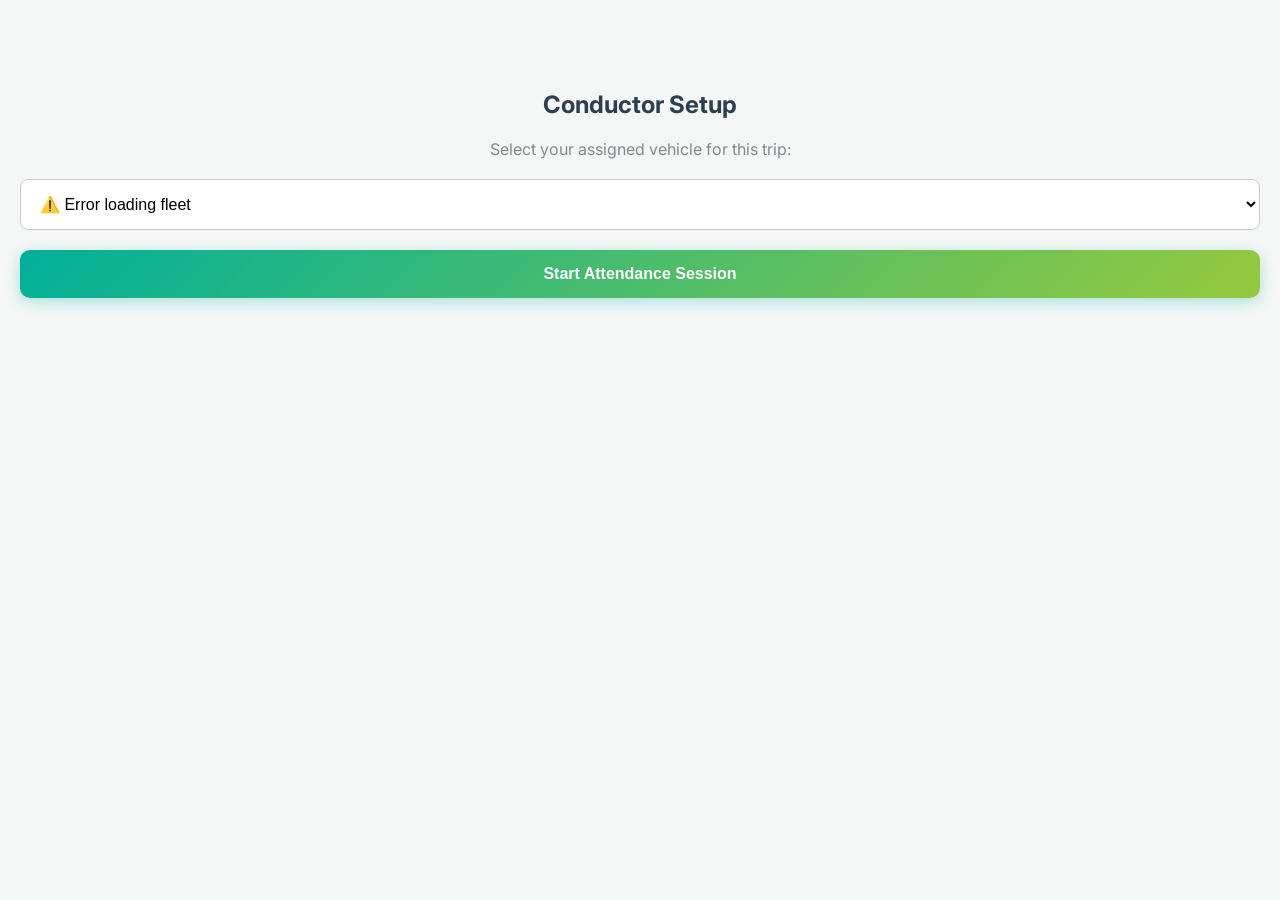
<file: FleetMaster_SaaS/conductor.html>
<!DOCTYPE html>
<html lang="en">
<head>
    <meta charset="UTF-8">
    <meta name="viewport" content="width=device-width, initial-scale=1.0, maximum-scale=1.0, user-scalable=no">
    <title>Conductor Portal | FleetMaster</title>
    <link href="https://fonts.googleapis.com/css2?family=Inter:wght@400;600;800&display=swap" rel="stylesheet">
    <style>
        body { font-family: 'Inter', sans-serif; margin: 0; background: #f4f7f6; color: #2c3e50; padding-bottom: 80px; }
        
        /* Header */
        .header { background: #1a1f24; color: white; padding: 20px; position: sticky; top: 0; z-index: 100; box-shadow: 0 4px 10px rgba(0,0,0,0.1); }
        .header h2 { margin: 0; font-size: 20px; color: #00b09b; }
        .header p { margin: 5px 0 0; font-size: 13px; color: #a0aab2; }
        .stats-row { display: flex; justify-content: space-between; margin-top: 15px; background: #2c3338; padding: 10px; border-radius: 8px; font-size: 12px; font-weight: bold; }
        
        /* Student Cards (Compact Excel-like List) */
        .container { padding: 10px 15px; }
        .stop-header { font-size: 12px; font-weight: 800; color: #7f8c8d; text-transform: uppercase; margin: 15px 0 5px 0; background: #eef2f5; padding: 5px 10px; border-radius: 4px; }
        
        .student-card { background: white; border-radius: 8px; padding: 10px; margin-bottom: 6px; box-shadow: 0 1px 3px rgba(0,0,0,0.05); border-left: 4px solid #ccc; display: flex; justify-content: space-between; align-items: center; transition: 0.2s; }
        .student-card.present { border-left-color: #00e676; background: #f4fff8; }
        .student-card.absent { border-left-color: #ff416c; background: #fff4f6; }
        
        .card-left { display: flex; flex-direction: column; flex-grow: 1; }
        .name { font-size: 14px; font-weight: 800; margin: 0 0 2px 0; color: #2c3e50; }
        .details { font-size: 11px; color: #7f8c8d; margin: 0; }
        
        /* Compact Action Buttons */
        .actions { display: flex; gap: 10px; align-items: center; }
        .btn-action { width: 44px; height: 44px; border: none; border-radius: 8px; font-weight: bold; font-size: 20px; cursor: pointer; display: flex; justify-content: center; align-items: center; transition: 0.1s; box-shadow: 0 2px 4px rgba(0,0,0,0.05); }
        .btn-present { background: #f0fdf4; color: #00e676; border: 1px solid #00e676; }
        .btn-absent { background: #fff0f2; color: #ff416c; border: 1px solid #ff416c; }
        .btn-call { background: #f8f9fa; color: #3388ff; border: 1px solid #3388ff; font-size: 18px; }
        
        .btn-present.active { background: #00e676; color: white; }
        .btn-absent.active { background: #ff416c; color: white; }

        /* Floating Add Button & Sync Footer */
        .floating-add { position: fixed; bottom: 85px; right: 20px; background: #3388ff; color: white; width: 50px; height: 50px; border-radius: 25px; font-size: 24px; border: none; box-shadow: 0 4px 15px rgba(51, 136, 255, 0.4); cursor: pointer; z-index: 100; }
        .footer-sync { position: fixed; bottom: 0; left: 0; width: 100%; background: white; padding: 15px; box-sizing: border-box; box-shadow: 0 -4px 10px rgba(0,0,0,0.05); z-index: 99; }
        .btn-sync { width: 100%; background: linear-gradient(135deg, #00b09b, #96c93d); color: white; border: none; padding: 15px; border-radius: 10px; font-size: 16px; font-weight: 800; cursor: pointer; }

        /* Modal for Adding Student */
        .modal { display: none; position: fixed; top: 0; left: 0; width: 100%; height: 100%; background: rgba(0,0,0,0.5); z-index: 200; align-items: center; justify-content: center; }
        .modal-content { background: white; width: 85%; padding: 20px; border-radius: 15px; }
        .modal-content input, .modal-content select { width: 100%; padding: 12px; margin-bottom: 15px; border: 1px solid #ccc; border-radius: 8px; box-sizing: border-box; font-family: 'Inter'; }
        .modal-buttons { display: flex; gap: 10px; }
        .btn-save { flex: 1; background: #3388ff; color: white; border: none; padding: 12px; border-radius: 8px; font-weight: bold; }
        .btn-cancel { flex: 1; background: #eee; color: #333; border: none; padding: 12px; border-radius: 8px; font-weight: bold; }
    </style>
</head>
<body>

    <div id="setup-section" style="padding: 20px; text-align: center; margin-top: 50px; font-family: 'Inter', sans-serif;">
        <h2 style="color: #2c3e50;">Conductor Setup</h2>
        <p style="color: #7f8c8d; margin-bottom: 20px;">Select your assigned vehicle for this trip:</p>
        <select id="busSelect" style="width: 100%; padding: 15px; border-radius: 8px; border: 1px solid #ccc; font-size: 16px; margin-bottom: 20px; background: white; outline: none;">
            <option value="">⏳ Loading fleet...</option>
        </select>
        <button onclick="startConductorSession()" style="width: 100%; background: linear-gradient(135deg, #00b09b, #96c93d); color: white; border: none; padding: 15px; border-radius: 10px; font-size: 16px; font-weight: 800; cursor: pointer; box-shadow: 0 4px 15px rgba(0, 176, 155, 0.3);">Start Attendance Session</button>
    </div>

    <div id="main-app" style="display: none;">
        <div class="header">
            <h2>FleetMaster<span>Pro</span></h2>
            <p id="header-bus-name">Bus 1 • Morning Route</p>
            <div class="stats-row">
                <span id="total-count">Total: 2</span>
            <span id="present-count" style="color:#00e676;">Present: 0</span>
            <span id="absent-count" style="color:#ff416c;">Absent: 0</span>
        </div>
    </div>

    <div class="container" id="student-list">
        </div>

    <button class="floating-add" onclick="document.getElementById('addModal').style.display='flex'">+</button>

    <div class="footer-sync">
        <button class="btn-sync" onclick="syncToAdmin()">☁️ Push Attendance to Admin</button>
    </div>

    <div class="modal" id="addModal">
        <div class="modal-content">
            <h3 style="margin-top:0;">Add New Student</h3>
            <input type="text" id="new-name" placeholder="Student Name">
            <input type="text" id="new-roll" placeholder="Roll Number (e.g., CS-101)">
            <input type="text" id="new-class" placeholder="Class & Section (e.g., 10-A)">
            <input type="tel" id="new-phone" placeholder="Parent Phone Number">
            <select id="new-stop">
                <option value="Stop 1: Mettur Dam">Stop 1: Mettur Dam</option>
                <option value="Stop 2: Navappatti">Stop 2: Navappatti</option>
                <option value="Stop 3: Campus">Stop 3: Campus</option>
            </select>
            <div class="modal-buttons">
                <button class="btn-cancel" onclick="document.getElementById('addModal').style.display='none'">Cancel</button>
                <button class="btn-save" onclick="addStudent()">Save Student</button>
            </div>
        </div>
    </div>
    </div> <script>
        // ⚠️ YOUR NEW AWS DATABASE URLs!
        const GET_STUDENTS_URL = 'https://mp3sdcs26o7o5sakc4x7x2o2mq0vcmur.lambda-url.ap-south-1.on.aws/';
        const SAVE_STUDENT_URL = 'https://gwows274vxdiot6pdk32blpevq0zljhg.lambda-url.ap-south-1.on.aws/';
        
        // ⚠️ NEW REGISTRY API URL
        const REGISTRY_API_URL = 'https://4irmjjsu3fymjnivjytbf35hc40hkrqv.lambda-url.ap-south-1.on.aws/';

        let students = []; // Starts empty! The cloud will fill this.
        let selectedBusId = null;

        // --- NEW: LOAD FLEET ON STARTUP ---
        async function loadFleet() {
            try {
                const response = await fetch(REGISTRY_API_URL);
                const data = await response.json();
                let buses = data.body ? (typeof data.body === 'string' ? JSON.parse(data.body) : data.body) : (typeof data === 'string' ? JSON.parse(data) : data);
                
                const select = document.getElementById('busSelect');
                select.innerHTML = '<option value="" disabled selected>Select your assigned vehicle...</option>'; 
                
                buses.forEach(bus => {
                    select.innerHTML += `<option value="${bus.bus_id}">${bus.driver_name} (${bus.license_plate})</option>`;
                });
            } catch(e) { 
                console.error("Failed to load fleet", e);
                document.getElementById('busSelect').innerHTML = '<option value="">⚠️ Error loading fleet</option>';
            }
        }
        loadFleet(); // Run immediately

        // --- NEW: START ATTENDANCE SESSION ---
        function startConductorSession() {
            const selectElement = document.getElementById('busSelect');
            if (!selectElement.value) {
                alert("⚠️ Please select your assigned vehicle!");
                return;
            }
            selectedBusId = selectElement.value;
            const selectedText = selectElement.options[selectElement.selectedIndex].text;

            // Swap Screens
            document.getElementById('setup-section').style.display = 'none';
            document.getElementById('main-app').style.display = 'block';
            
            // Update the top header dynamically
            document.getElementById('header-bus-name').innerText = `Active: ${selectedText}`;

            // NOW load the students from the cloud!
            loadStudentsFromCloud();
        }

        // 1. Download Students from AWS
        async function loadStudentsFromCloud() {
            document.getElementById('student-list').innerHTML = '<div style="text-align:center; padding: 20px; color:#7f8c8d;">⏳ Loading students from AWS...</div>';
            try {
                const response = await fetch(GET_STUDENTS_URL);
                const data = await response.json();
                
                // Unpack the AWS envelope
                let cloudStudents = data;
                if (data.body) {
                    cloudStudents = typeof data.body === 'string' ? JSON.parse(data.body) : data.body;
                } else if (typeof data === 'string') {
                    cloudStudents = JSON.parse(data);
                }

                // 🚨 CTO FIX: Filter the database so we ONLY keep students assigned to this exact vehicle!
                const filteredStudents = cloudStudents.filter(s => s.bus_id === selectedBusId);

                // Ensure every downloaded student defaults to "unmarked" for today's attendance
                students = filteredStudents.map(s => ({...s, status: s.status || 'unmarked'}));
                
                renderStudents(); // Draw them on the screen!
            } catch (error) {
                console.error(error);
                document.getElementById('student-list').innerHTML = '<div style="text-align:center; padding: 20px; color:#ff416c;">⚠️ Failed to connect to database.</div>';
            }
        }

        // 2. Render the UI (Your highly-optimized mobile view!)
        function renderStudents() {
            const container = document.getElementById('student-list');
            container.innerHTML = '';
            
            if (students.length === 0) {
                container.innerHTML = '<div style="text-align:center; padding: 20px; color:#a0aab2;">No students found. Click + to add some!</div>';
                updateStats();
                return;
            }

            // Group students by Stop
            const stops = [...new Set(students.map(s => s.stop))];
            
            stops.forEach(stop => {
                container.innerHTML += `<div class="stop-header">📍 ${stop}</div>`;
                
                const studentsAtStop = students.filter(s => s.stop === stop);
                studentsAtStop.forEach(student => {
                    let pClass = student.status === 'present' ? 'active' : '';
                    let aClass = student.status === 'absent' ? 'active' : '';
                    
                    // Note: We use student.roll as the unique ID now
                    container.innerHTML += `
                        <div class="student-card ${student.status}" id="card-${student.roll}">
                            <div class="card-left">
                                <span class="name">${student.name} <span style="font-size:10px; color:#a0aab2; font-weight:normal; margin-left: 5px;">(${student.roll})</span></span>
                                <span class="details">${student.class}</span>
                            </div>
                            <div class="actions">
                                <button class="btn-action btn-present ${pClass}" onclick="markStatus('${student.roll}', 'present')">✓</button>
                                <button class="btn-action btn-absent ${aClass}" onclick="markStatus('${student.roll}', 'absent')">✗</button>
                                <button class="btn-action btn-call" onclick="window.location.href='tel:${student.phone}'">📞</button>
                            </div>
                        </div>
                    `;
                });
            });
            updateStats();
        }

        // 3. Handle Attendance Clicks
        function markStatus(rollNumber, status) {
            const student = students.find(s => s.roll === rollNumber);
            if (student) {
                student.status = status;
                renderStudents(); // Re-draw UI
            }
        }

        // 4. Update the Top Counter
        function updateStats() {
            const present = students.filter(s => s.status === 'present').length;
            const absent = students.filter(s => s.status === 'absent').length;
            document.getElementById('total-count').innerText = `Total: ${students.length}`;
            document.getElementById('present-count').innerText = `Present: ${present}`;
            document.getElementById('absent-count').innerText = `Absent: ${absent}`;
        }

        // 5. Add New Student & Push to AWS
        async function addStudent() {
            const name = document.getElementById('new-name').value;
            const roll = document.getElementById('new-roll').value;
            const cls = document.getElementById('new-class').value;
            const phone = document.getElementById('new-phone').value;
            const stop = document.getElementById('new-stop').value;

            if(!name || !roll) { alert("Name and Roll Number are required!"); return; }

            const newStudent = {
                name: name, roll: roll, class: cls, phone: phone, stop: stop, status: "unmarked"
            };

            // Hide modal and update UI immediately so it feels fast
            document.getElementById('addModal').style.display = 'none';
            students.push(newStudent);
            renderStudents();

            // Clear inputs for next time
            document.getElementById('new-name').value = '';
            document.getElementById('new-roll').value = '';
            document.getElementById('new-class').value = '';
            document.getElementById('new-phone').value = '';

            // ☁️ FIRE THE DATA INTO AWS IN THE BACKGROUND
            try {
                await fetch(SAVE_STUDENT_URL, {
                    method: 'POST',
                    headers: { 'Content-Type': 'application/json' },
                    body: JSON.stringify(newStudent)
                });
                console.log("Student permanently saved to AWS!");
            } catch (error) {
                console.error("AWS Save Error:", error);
                alert("⚠️ Saved locally, but failed to push to cloud. Check internet.");
            }
        }

        // 6. Push Final Attendance to Admin
        async function syncToAdmin() {
            const unmarked = students.filter(s => s.status === 'unmarked').length;
            if (unmarked > 0) {
                const proceed = confirm(`You still have ${unmarked} students unmarked. Do you want to submit anyway?`);
                if(!proceed) return;
            }
            
            const btn = document.querySelector('.btn-sync');
            btn.innerText = "⏳ Pushing to AWS...";
            btn.style.opacity = "0.7";

            try {
                // Loop through every student and update their Present/Absent status in AWS
                for (const student of students) {
                    await fetch(SAVE_STUDENT_URL, {
                        method: 'POST',
                        headers: { 'Content-Type': 'application/json' },
                        body: JSON.stringify(student)
                    });
                }
                
                alert("🎉 Success! Attendance securely synced to Cloud.");
            } catch (error) {
                console.error("Sync Error:", error);
                alert("⚠️ Error syncing attendance to cloud. Check console.");
            } finally {
                btn.innerText = "☁️ Push Attendance to Admin";
                btn.style.opacity = "1";
            }
        }

        // Boot up the engine!
        // NOTE: loadStudentsFromCloud() is now triggered securely by startConductorSession() 
        // loadStudentsFromCloud(); 
    </script>
</body>
</html>
</file>
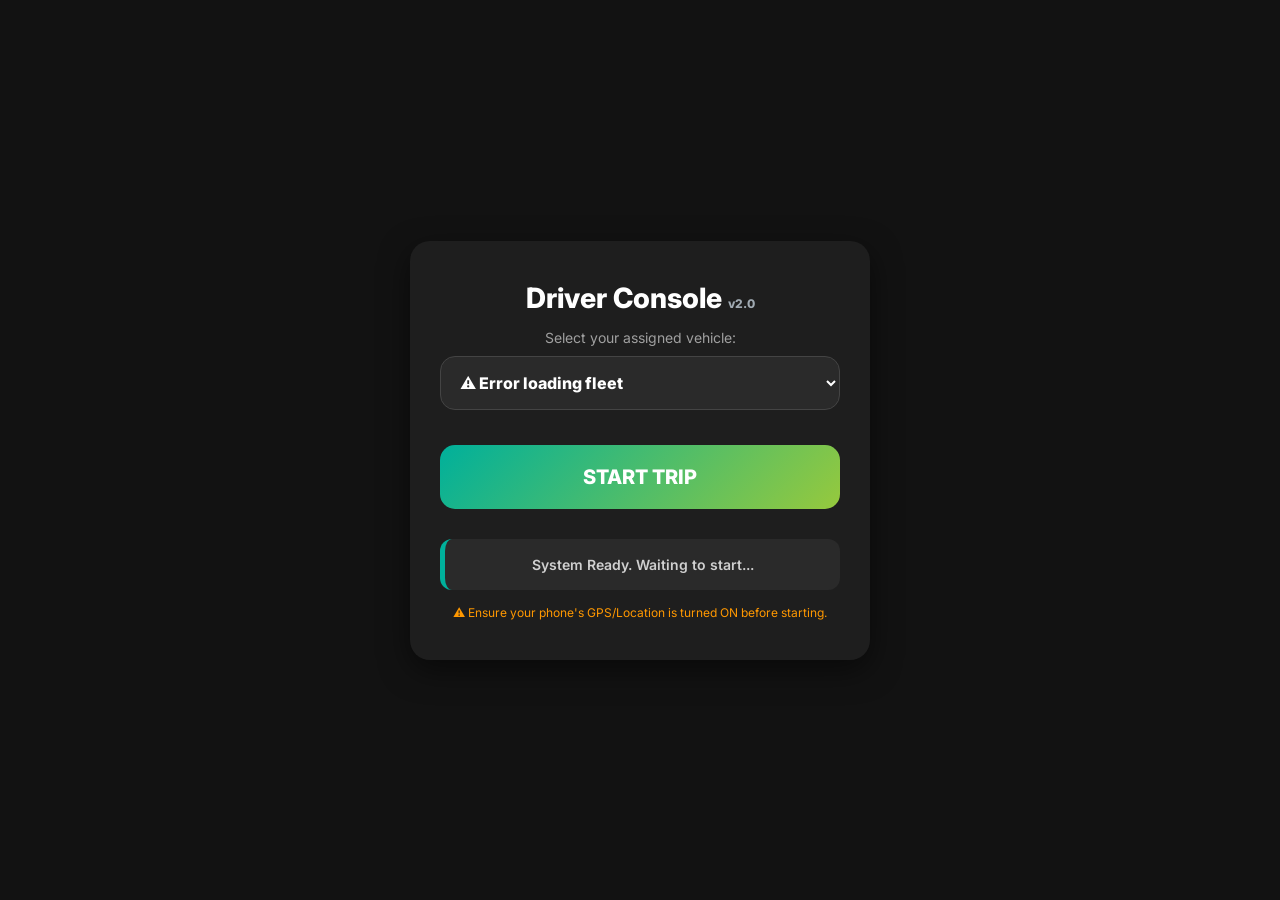
<file: FleetMaster_SaaS/driver.html>
<!DOCTYPE html>
<html lang="en">
<head>
    <meta charset="UTF-8">
    <meta name="viewport" content="width=device-width, initial-scale=1.0, maximum-scale=1.0, user-scalable=no">
    <title>Driver Console | Pro</title>
    <link href="https://fonts.googleapis.com/css2?family=Inter:wght@400;600;800&display=swap" rel="stylesheet">
    <style>
        body { font-family: 'Inter', sans-serif; margin: 0; background-color: #121212; color: #ffffff; display: flex; flex-direction: column; align-items: center; justify-content: center; height: 100vh; text-align: center; }
        .card { background: #1e1e1e; padding: 40px 30px; border-radius: 20px; box-shadow: 0 10px 30px rgba(0,0,0,0.5); width: 85%; max-width: 400px; }
        h1 { margin: 0 0 5px 0; font-size: 28px; font-weight: 800; }
        p { color: #a0a0a0; margin-bottom: 30px; font-size: 14px; }
        .btn { font-family: 'Inter', sans-serif; font-size: 20px; font-weight: 800; padding: 20px; width: 100%; border: none; border-radius: 15px; cursor: pointer; text-transform: uppercase; transition: 0.2s;}
        .btn:active { transform: scale(0.95); }
        #startBtn { background: linear-gradient(135deg, #00b09b, #96c93d); color: white; }
        #stopBtn { background: linear-gradient(135deg, #ff416c, #ff4b2b); color: white; display: none; }
        #status-container { margin-top: 30px; padding: 15px; background: #2a2a2a; border-radius: 12px; border-left: 5px solid #00b09b; }
        #status { font-size: 14px; color: #d0d0d0; font-weight: 600; line-height: 1.5; word-wrap: break-word; }
        .warning { color: #ff9800; font-size: 12px; margin-top: 15px; display: block; }
    </style>
</head>
<body>
    <div class="card">
        <h1>Driver Console <span style="font-size:12px; color:#a0aab2;">v2.0</span></h1>
        
        <div id="setup-section" style="margin-bottom: 20px; margin-top: 10px;">
            <p style="margin-bottom: 10px;">Select your assigned vehicle:</p>
            <select id="busSelect" class="btn" style="background: #2a2a2a; color: white; border: 1px solid #444; font-size: 16px; padding: 15px; margin-bottom: 15px; text-transform: none; width: 100%;">
                <option value="">⏳ Loading fleet...</option>
            </select>
        </div>

        <p id="active-bus-text" style="display: none; color: #00e676; font-size: 16px; font-weight: bold; margin-bottom: 25px;">Active: <span id="display-bus-name">None</span></p>

        <button id="startBtn" class="btn" onclick="startTracking()">Start Trip</button>
        <button id="stopBtn" class="btn" onclick="stopTracking()">End Trip</button>
        
        <div id="status-container">
            <div id="status">System Ready. Waiting to start...</div>
        </div>
        
        <span class="warning">⚠️ Ensure your phone's GPS/Location is turned ON before starting.</span>
    </div>

    <script>
        const apiUrl = 'https://now53637nkgb6l3gkrdt25msoe0oprgx.lambda-url.ap-south-1.on.aws/'; 
        const REGISTRY_API_URL = 'https://4irmjjsu3fymjnivjytbf35hc40hkrqv.lambda-url.ap-south-1.on.aws/';
        
        let watchId = null; 
        let selectedBusId = null; 

        // Load Fleet
        async function loadFleet() {
            try {
                const response = await fetch(REGISTRY_API_URL);
                const data = await response.json();
                let buses = data.body ? (typeof data.body === 'string' ? JSON.parse(data.body) : data.body) : (typeof data === 'string' ? JSON.parse(data) : data);
                
                const select = document.getElementById('busSelect');
                select.innerHTML = '<option value="" disabled selected>Select your vehicle...</option>'; 
                
                buses.forEach(bus => {
                    select.innerHTML += `<option value="${bus.bus_id}">${bus.driver_name} (${bus.license_plate})</option>`;
                });
            } catch(e) { 
                console.error("Failed to load fleet", e);
                document.getElementById('busSelect').innerHTML = '<option value="">⚠️ Error loading fleet</option>';
            }
        }
        
        loadFleet();

        // 🚨 THE ULTIMATE FIX + DIAGNOSTIC ENGINE 🚨
        function sendLocationToServer(lat, lng) {
            const payload = {
                bus_id: selectedBusId,
                lat: lat, // 🚨 PURE NUMBER (DynamoDB demands Number)
                lng: lng, // 🚨 PURE NUMBER
                timestamp: Date.now() // 🚨 PURE NUMBER
            };

            fetch(apiUrl, {
                method: 'POST',
                headers: { 'Content-Type': 'text/plain' },
                body: JSON.stringify(payload)
            })
            .then(async response => {
                const text = await response.text(); // Read exactly what AWS says
                
                if (!response.ok) {
                    // AWS CRASHED AND WE CATCH IT!
                    document.getElementById('status-container').style.borderLeftColor = "#ff416c";
                    document.getElementById('status').innerHTML = `<span style="color:#ff416c">⚠️ AWS REJECTED IT:</span><br><span style="font-size:11px;">${text}</span>`;
                } else {
                    // IT ACTUALLY SAVED!
                    document.getElementById('status-container').style.borderLeftColor = "#00b09b";
                    document.getElementById('status').innerHTML = `<span style="color:#00b09b">🟢 LIVE</span><br>Lat: ${lat.toFixed(5)} | Lng: ${lng.toFixed(5)}<br>DB Says: ${text.substring(0, 30)}`;
                }
            })
            .catch(error => { 
                document.getElementById('status-container').style.borderLeftColor = "#ff416c";
                document.getElementById('status').innerHTML = `<span style="color:#ff416c">⚠️ NETWORK ERROR:</span><br><span style="font-size:11px;">${error.message}</span>`; 
            });
        }

        function startTracking() {
            const selectElement = document.getElementById('busSelect');
            if (!selectElement.value) {
                alert("⚠️ Please select your assigned vehicle before starting the trip!");
                return;
            }
            selectedBusId = selectElement.value; 
            const selectedText = selectElement.options[selectElement.selectedIndex].text;

            if (!navigator.geolocation) {
                document.getElementById('status').innerText = "GPS not supported on this browser!";
                return;
            }

            document.getElementById('setup-section').style.display = 'none';
            document.getElementById('active-bus-text').style.display = 'block';
            document.getElementById('display-bus-name').innerText = selectedText;

            document.getElementById('startBtn').style.display = 'none';
            document.getElementById('stopBtn').style.display = 'inline-block';
            document.getElementById('status-container').style.borderLeftColor = "#ff416c";
            document.getElementById('status').innerText = "Acquiring GPS Lock... Please click Allow.";

            watchId = navigator.geolocation.watchPosition(
                (position) => { 
                    sendLocationToServer(position.coords.latitude, position.coords.longitude); 
                },
                (error) => { 
                    let errorMsg = "GPS Error!";
                    if(error.code === 1) errorMsg = "Permission denied. Please allow location.";
                    if(error.code === 2) errorMsg = "Position unavailable. Are you indoors?";
                    document.getElementById('status-container').style.borderLeftColor = "#ff416c";
                    document.getElementById('status').innerText = errorMsg; 
                },
                { enableHighAccuracy: true, maximumAge: 0, timeout: 10000 }
            );
        }

        function stopTracking() {
            if (watchId !== null) {
                navigator.geolocation.clearWatch(watchId);
                watchId = null;
            }

            // 🚨 THE ESCALATION ENGINE: Send the definitive "OFFLINE" Kill Signal to AWS
            if (navigator.geolocation && selectedBusId) {
                navigator.geolocation.getCurrentPosition((position) => {
                    fetch(apiUrl, {
                        method: 'POST',
                        headers: { 'Content-Type': 'text/plain' },
                        body: JSON.stringify({
                            bus_id: selectedBusId,
                            lat: position.coords.latitude, // Safe last known coordinate
                            lng: position.coords.longitude,
                            timestamp: Date.now(),
                            trip_status: "OFFLINE" // 🚨 The secret flag for the Parent App!
                        })
                    }).catch(e => console.log("Kill signal failed"));
                });
            }

            document.getElementById('startBtn').style.display = 'inline-block';
            document.getElementById('stopBtn').style.display = 'none';
            document.getElementById('status-container').style.borderLeftColor = "#757575";
            document.getElementById('status').innerHTML = `<span style="color:#a0a0a0">⚪ Offline. Trip ended.</span>`;
        }
    </script>
</body>
</html>
</file>
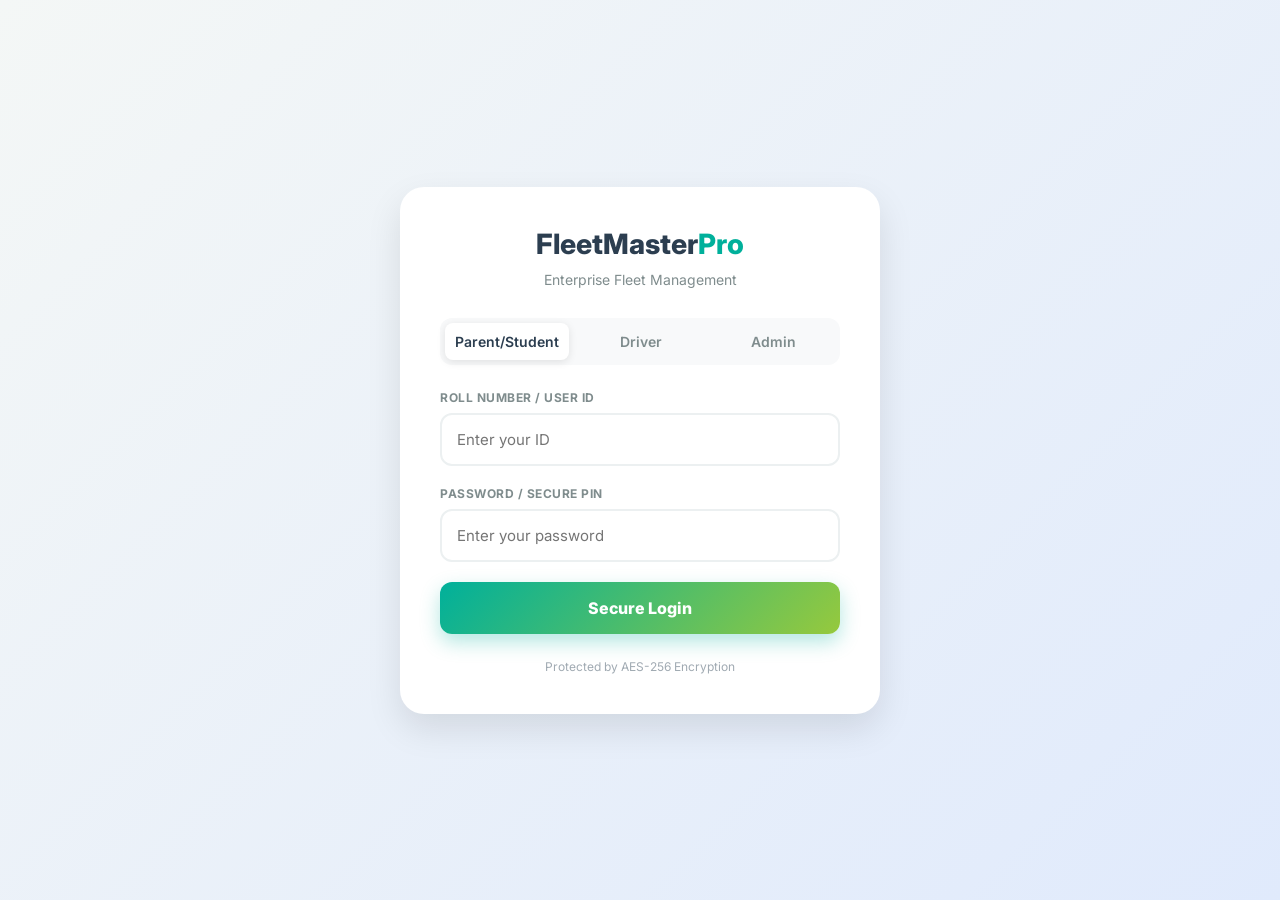
<file: FleetMaster_SaaS/login.html>
<!DOCTYPE html>
<html lang="en">
<head>
    <meta charset="UTF-8">
    <meta name="viewport" content="width=device-width, initial-scale=1.0, maximum-scale=1.0, user-scalable=no">
    <title>FleetMaster Pro | Secure Login</title>
    <link href="https://fonts.googleapis.com/css2?family=Inter:wght@400;500;700;800&display=swap" rel="stylesheet">
    <style>
        body { margin: 0; padding: 0; font-family: 'Inter', sans-serif; background: linear-gradient(135deg, #f4f7f6 0%, #e0eafc 100%); display: flex; align-items: center; justify-content: center; height: 100vh; }
        
        .login-card { background: #ffffff; padding: 40px; border-radius: 24px; box-shadow: 0 15px 35px rgba(0,0,0,0.1); width: 85%; max-width: 400px; text-align: center; }
        
        .logo { font-size: 28px; font-weight: 800; color: #2c3e50; margin-bottom: 10px; }
        .logo span { color: #00b09b; }
        .subtitle { color: #7f8c8d; font-size: 14px; margin-bottom: 30px; }

        .role-selector { display: flex; gap: 10px; margin-bottom: 25px; background: #f8f9fa; padding: 5px; border-radius: 12px; }
        .role-btn { flex: 1; padding: 10px; border: none; background: transparent; border-radius: 8px; font-family: 'Inter'; font-weight: 600; font-size: 14px; color: #7f8c8d; cursor: pointer; transition: 0.3s; }
        .role-btn.active { background: #ffffff; color: #2c3e50; box-shadow: 0 2px 8px rgba(0,0,0,0.1); }

        .input-group { margin-bottom: 20px; text-align: left; }
        .input-group label { display: block; font-size: 12px; font-weight: 700; color: #7f8c8d; margin-bottom: 8px; text-transform: uppercase; letter-spacing: 0.5px; }
        .input-group input { width: 100%; padding: 15px; border: 2px solid #ecf0f1; border-radius: 12px; font-family: 'Inter'; font-size: 15px; box-sizing: border-box; transition: 0.3s; outline: none; }
        .input-group input:focus { border-color: #00b09b; }

        .btn-login { background: linear-gradient(135deg, #00b09b, #96c93d); color: white; border: none; padding: 16px; width: 100%; border-radius: 12px; font-size: 16px; font-weight: 800; cursor: pointer; transition: 0.2s; font-family: 'Inter'; box-shadow: 0 8px 20px rgba(0, 176, 155, 0.3); }
        .btn-login:active { transform: scale(0.96); }
        .btn-login:hover { box-shadow: 0 10px 25px rgba(0, 176, 155, 0.4); }

        .footer-text { margin-top: 25px; font-size: 12px; color: #a0aab2; }
    </style>
</head>
<body>

    <div class="login-card">
        <div class="logo">FleetMaster<span>Pro</span></div>
        <div class="subtitle">Enterprise Fleet Management</div>

        <div class="role-selector">
            <button class="role-btn active" onclick="selectRole('student', this)">Parent/Student</button>
            <button class="role-btn" onclick="selectRole('driver', this)">Driver</button>
            <button class="role-btn" onclick="selectRole('admin', this)">Admin</button>
        </div>

        <div class="input-group">
            <label id="user-label">Roll Number / User ID</label>
            <input type="text" id="username" placeholder="Enter your ID" autocomplete="off">
        </div>
        <div class="input-group">
            <label>Password / Secure PIN</label>
            <input type="password" id="password" placeholder="Enter your password">
        </div>

        <button class="btn-login" onclick="handleLogin()">Secure Login</button>

        <div class="footer-text">Protected by AES-256 Encryption</div>
    </div>

    <script>
        let currentRole = 'student';

        // UI Logic to switch tabs
        function selectRole(role, element) {
            currentRole = role;
            
            // Remove active class from all buttons
            document.querySelectorAll('.role-btn').forEach(btn => btn.classList.remove('active'));
            // Add active class to clicked button
            element.classList.add('active');

            // Change the label based on role
            const label = document.getElementById('user-label');
            if(role === 'student') label.innerText = 'Roll Number / Parent Phone';
            if(role === 'driver') label.innerText = 'Driver ID';
            if(role === 'admin') label.innerText = 'Admin Email';
        }

        // Routing Logic (Mock Authentication for now)
        function handleLogin() {
            const user = document.getElementById('username').value;
            const pass = document.getElementById('password').value;

            if(!user || !pass) {
                alert("Please enter credentials!");
                return;
            }

            // Route based on selected role
            if (currentRole === 'student') {
                window.location.href = 'index.html';
            } else if (currentRole === 'driver') {
                window.location.href = 'driver.html';
            } else if (currentRole === 'admin') {
                window.location.href = 'admin.html';
            }
        }
    </script>
</body>
</html>
</file>
